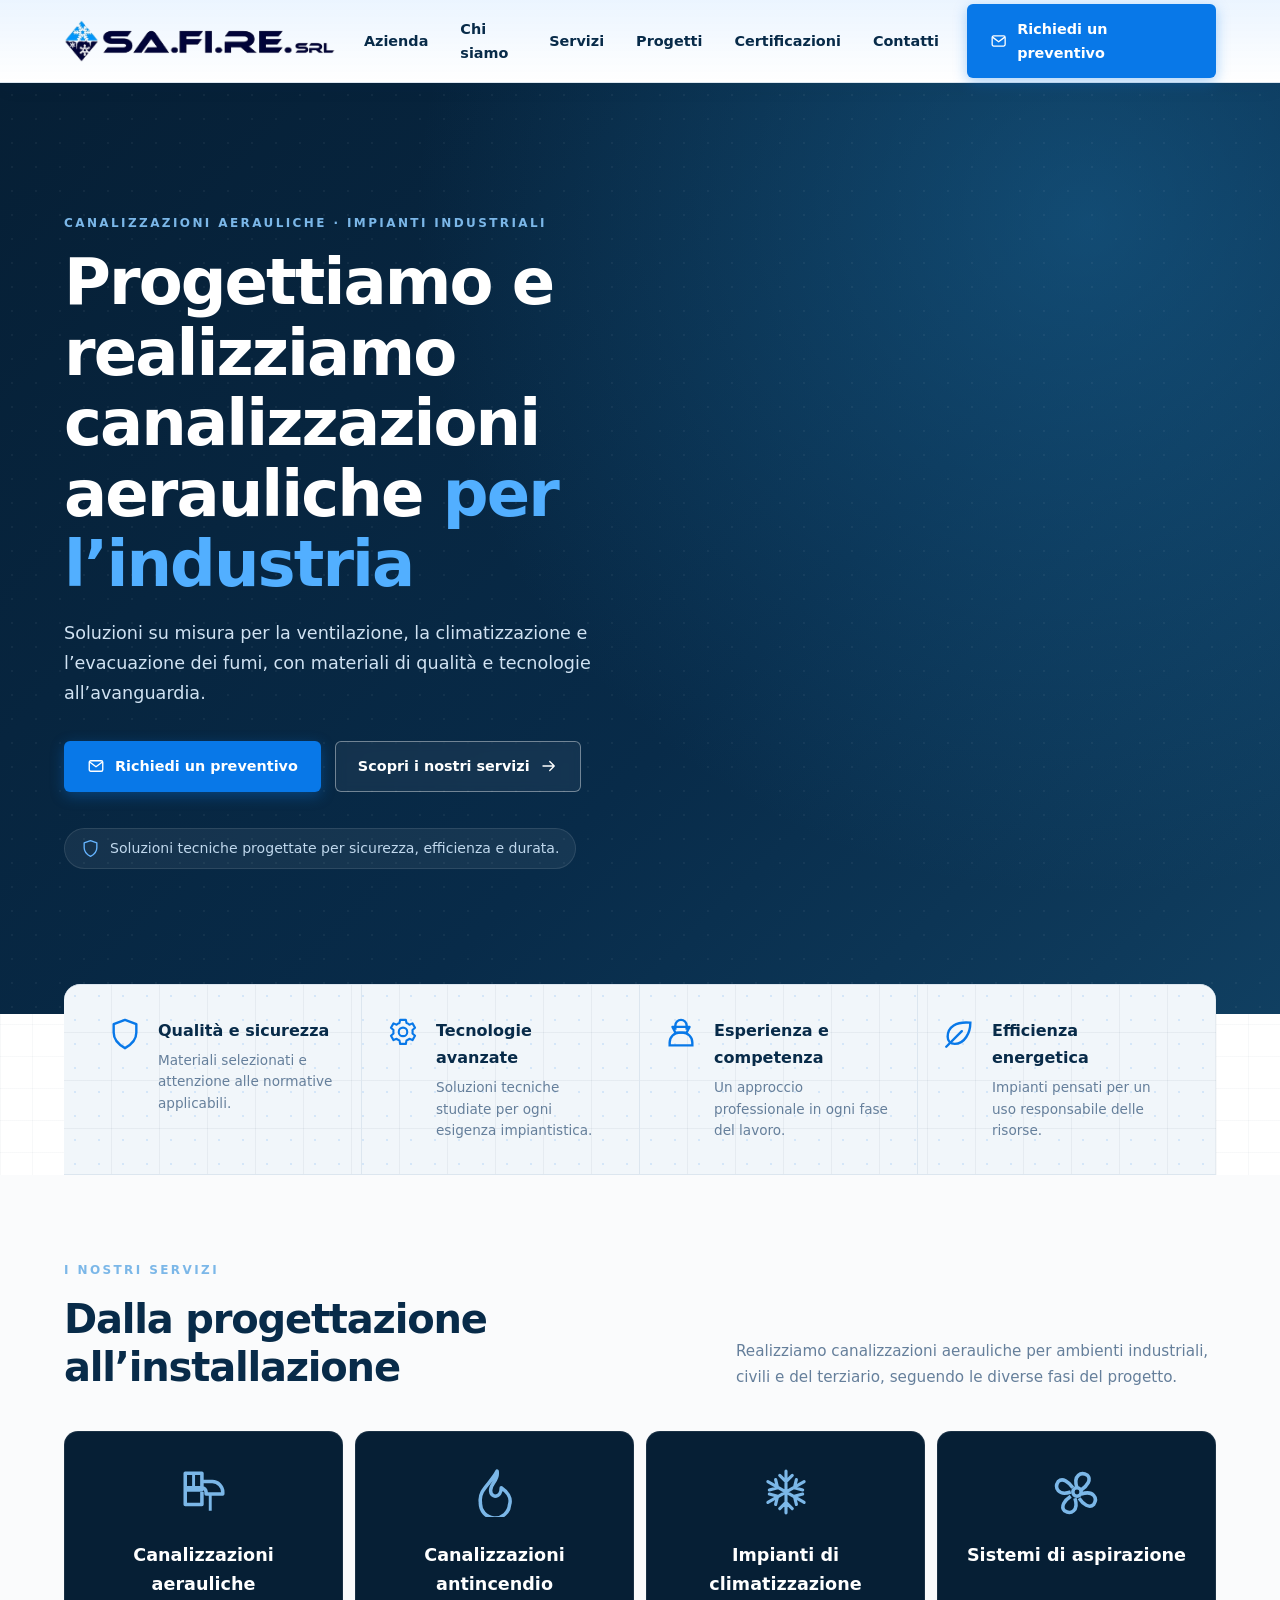
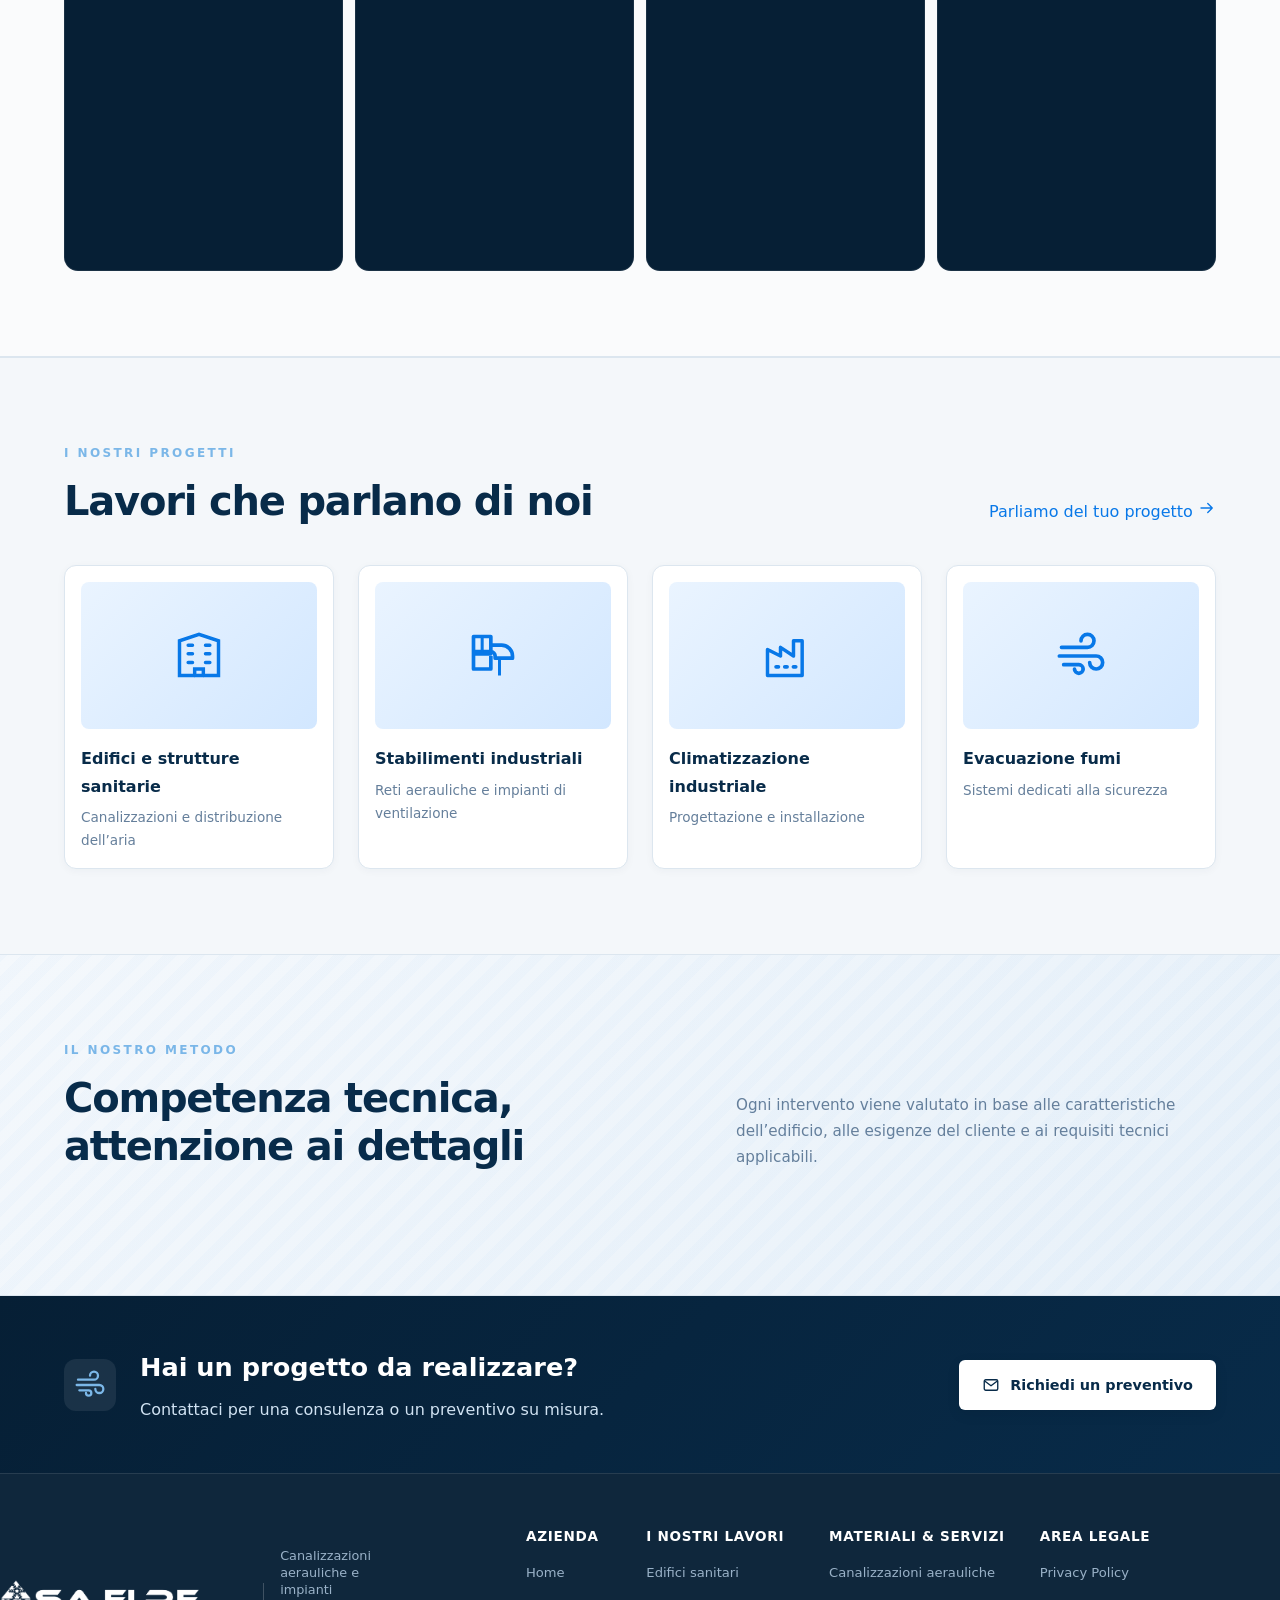
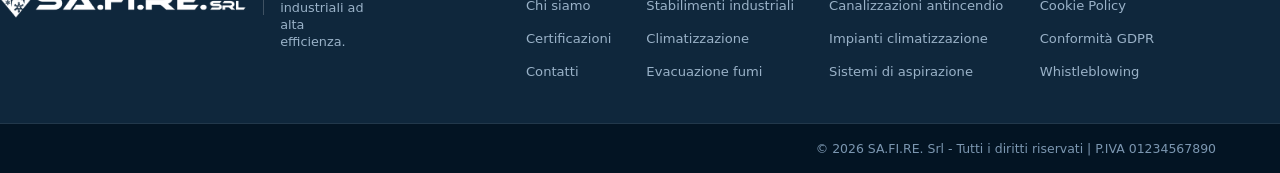
<file: index.html>
<!doctype html>
<html lang="it">
  <head>
    <meta charset="UTF-8" />
    <meta name="viewport" content="width=device-width, initial-scale=1.0" />
    <meta
      name="description"
      content="SA.FI.RE. Srl progetta e realizza canalizzazioni aerauliche, impianti di ventilazione, climatizzazione ed evacuazione fumi per l'industria."
    />
    <title>SA.FI.RE. Srl | Canalizzazioni aerauliche</title>
    <link rel="stylesheet" href="style.css" />
  </head>
  <body>
    <a class="skip-link" href="#contenuto">Vai al contenuto principale</a>
    <div class="nav-overlay" id="nav-overlay" aria-hidden="true"></div>

    <!-- Simboli SVG Inline -->
    <svg
      aria-hidden="true"
      xmlns="http://www.w3.org/2000/svg"
      style="position: absolute; width: 0; height: 0; overflow: hidden"
    >
      <symbol id="i-logo" viewBox="0 0 48 48">
        <path
          d="M4 17 19 3h17L22 17H4Zm8 14 15-14h17L29 31H12Zm-8 0h12L5 42h-1l8-11Zm22-14h10L23 30H13l13-13Z"
          fill="currentColor"
        />
        <path
          d="m17 31-7 7h10l7-7"
          fill="none"
          stroke="currentColor"
          stroke-width="2.5"
        />
      </symbol>
      <symbol id="i-mail" viewBox="0 0 24 24">
        <rect
          x="3"
          y="5"
          width="18"
          height="14"
          rx="2"
          fill="none"
          stroke="currentColor"
          stroke-width="1.8"
        />
        <path
          d="m4 7 8 6 8-6"
          fill="none"
          stroke="currentColor"
          stroke-width="1.8"
          stroke-linecap="round"
          stroke-linejoin="round"
        />
      </symbol>
      <symbol id="i-arrow" viewBox="0 0 24 24">
        <path
          d="M4 12h15m-6-6 6 6-6 6"
          fill="none"
          stroke="currentColor"
          stroke-width="1.8"
          stroke-linecap="round"
          stroke-linejoin="round"
        />
      </symbol>
      <symbol id="i-shield" viewBox="0 0 24 24">
        <path
          d="M12 2 20 5v6c0 5-3.4 8.5-8 11-4.6-2.5-8-6-8-11V5l8-3Z"
          fill="none"
          stroke="currentColor"
          stroke-width="1.7"
          stroke-linejoin="round"
        />
      </symbol>
      <symbol id="i-gear" viewBox="0 0 24 24">
        <path
          d="m10 2-.5 2.3a8 8 0 0 0-2 1.1L5.3 4.5 3.5 7.6l1.8 1.6a8 8 0 0 0 0 2.4l-1.8 1.6 1.8 3.1 2.2-.9a8 8 0 0 0 2 1.1L10 19h4l.5-2.5a8 8 0 0 0 2-1.1l2.2.9 1.8-3.1-1.8-1.6a8 8 0 0 0 0-2.4l1.8-1.6-1.8-3.1-2.2.9a8 8 0 0 0-2-1.1L14 2h-4Z"
          fill="none"
          stroke="currentColor"
          stroke-width="1.5"
          stroke-linejoin="round"
        />
        <circle
          cx="12"
          cy="10.5"
          r="3"
          fill="none"
          stroke="currentColor"
          stroke-width="1.5"
        />
      </symbol>
      <symbol id="i-worker" viewBox="0 0 24 24">
        <path
          d="M4 20v-2a7 7 0 0 1 7-7h2a7 7 0 0 1 7 7v2H4Z"
          fill="none"
          stroke="currentColor"
          stroke-width="1.7"
        />
        <path
          d="M8 9V6a4 4 0 0 1 8 0v3M6 7h12l-2 4H8L6 7Z"
          fill="none"
          stroke="currentColor"
          stroke-width="1.7"
          stroke-linejoin="round"
        />
      </symbol>
      <symbol id="i-leaf" viewBox="0 0 24 24">
        <path
          d="M20 4C10 3 4 7 4 14c0 3 2 5 5 5 7 0 11-8 11-15Z"
          fill="none"
          stroke="currentColor"
          stroke-width="1.7"
        />
        <path
          d="M3 21 14 10"
          fill="none"
          stroke="currentColor"
          stroke-width="1.7"
          stroke-linecap="round"
        />
      </symbol>
      <symbol id="i-duct" viewBox="0 0 24 24">
        <path
          d="M3 3h8v8H3zM11 7h5a5 5 0 0 1 5 5v1h-8v-1a2 2 0 0 0-2-2H3v8h8v-6"
          fill="none"
          stroke="currentColor"
          stroke-width="1.7"
          stroke-linejoin="round"
        />
        <path
          d="M7 3v8m8 2v8"
          fill="none"
          stroke="currentColor"
          stroke-width="1.4"
        />
      </symbol>
      <symbol id="i-flame" viewBox="0 0 24 24">
        <path
          d="M13 2c1 5-4 6-3 10 0 1 1 2 2 2 2 0 3-2 3-4 3 2 5 5 4 8a7 7 0 0 1-14-1C4 11 10 8 13 2Z"
          fill="none"
          stroke="currentColor"
          stroke-width="1.7"
          stroke-linejoin="round"
        />
      </symbol>
      <symbol id="i-snow" viewBox="0 0 24 24">
        <path
          d="M12 2v20M3.3 7l17.4 10M3.3 17 20.7 7M9 4l3 3 3-3M9 20l3-3 3 3M4 11l4-1-1-4M20 13l-4 1 1 4M4 13l4 1-1 4M20 11l-4-1 1-4"
          fill="none"
          stroke="currentColor"
          stroke-width="1.5"
          stroke-linecap="round"
          stroke-linejoin="round"
        />
      </symbol>
      <symbol id="i-fan" viewBox="0 0 24 24">
        <circle
          cx="12"
          cy="12"
          r="2"
          fill="none"
          stroke="currentColor"
          stroke-width="1.7"
        />
        <path
          d="M12 10c-2-6 2-8 5-6 2 2 0 5-3 7m0 2c6-2 8 2 6 5-2 2-5 0-7-3m-2 0c2 6-2 8-5 6-2-2 0-5 3-7m0-2C3 14 1 10 3 7c2-2 5 0 7 3"
          fill="none"
          stroke="currentColor"
          stroke-width="1.7"
          stroke-linejoin="round"
        />
      </symbol>
      <symbol id="i-building" viewBox="0 0 24 24">
        <path
          d="M3 21V5l9-3 9 3v16H3Z"
          fill="none"
          stroke="currentColor"
          stroke-width="1.6"
        />
        <path
          d="M7 7h2m6 0h2M7 11h2m6 0h2M7 15h2m6 0h2M10 21v-3h4v3"
          fill="none"
          stroke="currentColor"
          stroke-width="1.6"
          stroke-linecap="round"
        />
      </symbol>
      <symbol id="i-factory" viewBox="0 0 24 24">
        <path
          d="M3 21V9l6 3V8l6 4V5h4v16H3Z"
          fill="none"
          stroke="currentColor"
          stroke-width="1.6"
          stroke-linejoin="round"
        />
        <path
          d="M7 17h1m3 0h1m3 0h1"
          stroke="currentColor"
          stroke-width="1.8"
          stroke-linecap="round"
        />
      </symbol>
      <symbol id="i-air" viewBox="0 0 24 24">
        <path
          d="M3 8h12a3 3 0 1 0-3-3M2 12h17a3 3 0 1 1-3 3M4 16h7a2 2 0 1 1-2 2"
          fill="none"
          stroke="currentColor"
          stroke-width="1.7"
          stroke-linecap="round"
        />
      </symbol>
    </svg>

    <header class="site-header">
      <div class="container header-inner">
        <a
          class="brand"
          href="#inizio"
          aria-label="SA.FI.RE. Srl, pagina iniziale"
        >
          <img
            src="images/IMG-20261016-WA0001-removebg-preview.png"
            alt="safiresrl"
          />
        </a>
        <button
          class="menu-toggle"
          type="button"
          aria-expanded="false"
          aria-controls="menu-principale"
          aria-label="Apri il menu"
        >
          <svg width="24" height="24" viewBox="0 0 24 24" aria-hidden="true">
            <path
              d="M3 6h18M3 12h18M3 18h18"
              stroke="currentColor"
              stroke-width="2"
              stroke-linecap="round"
            />
          </svg>
        </button>
        <nav
          class="main-nav"
          id="menu-principale"
          aria-label="Navigazione principale"
        >
          <a href="#inizio">Azienda</a><a href="#azienda">Chi siamo</a
          ><a href="#servizi">Servizi</a><a href="#progetti">Progetti</a
          ><a href="#certificazioni">Certificazioni</a
          ><a href="#contatti">Contatti</a>
        </nav>
        <a class="button button-primary header-cta" href="#contatti"
          ><svg width="18" height="18" aria-hidden="true">
            <use href="#i-mail"></use>
          </svg>
          Richiedi un preventivo</a
        >
      </div>
    </header>

    <main id="contenuto">
      <section class="hero" id="inizio" aria-labelledby="hero-title">
        <div class="container hero-inner">
          <p class="eyebrow">
            Canalizzazioni aerauliche · Impianti industriali
          </p>
          <h1 id="hero-title">
            Progettiamo e realizziamo canalizzazioni aerauliche
            <span>per l’industria</span>
          </h1>
          <p class="hero-copy">
            Soluzioni su misura per la ventilazione, la climatizzazione e
            l’evacuazione dei fumi, con materiali di qualità e tecnologie
            all’avanguardia.
          </p>
          <div class="hero-actions">
            <a class="button button-primary" href="#contatti"
              ><svg width="18" height="18" aria-hidden="true">
                <use href="#i-mail"></use>
              </svg>
              Richiedi un preventivo</a
            >
            <a class="button button-outline" href="#servizi"
              >Scopri i nostri servizi
              <svg width="18" height="18" aria-hidden="true">
                <use href="#i-arrow"></use></svg
            ></a>
          </div>
          <p class="hero-note">
            <svg width="19" height="19" aria-hidden="true">
              <use href="#i-shield"></use>
            </svg>
            Soluzioni tecniche progettate per sicurezza, efficienza e durata.
          </p>
        </div>
      </section>

      <!-- Sezione Punti di forza con pattern tecnico CAD -->
      <section
        class="benefits cad-pattern"
        id="azienda"
        aria-label="I nostri punti di forza"
      >
        <div class="container benefit-grid">
          <article class="benefit">
            <svg class="icon" aria-hidden="true">
              <use href="#i-shield"></use>
            </svg>
            <div>
              <h3>Qualità e sicurezza</h3>
              <p>
                Materiali selezionati e attenzione alle normative applicabili.
              </p>
            </div>
          </article>
          <article class="benefit">
            <svg class="icon" aria-hidden="true">
              <use href="#i-gear"></use>
            </svg>
            <div>
              <h3>Tecnologie avanzate</h3>
              <p>
                Soluzioni tecniche studiate per ogni esigenza impiantistica.
              </p>
            </div>
          </article>
          <article class="benefit">
            <svg class="icon" aria-hidden="true">
              <use href="#i-worker"></use>
            </svg>
            <div>
              <h3>Esperienza e competenza</h3>
              <p>Un approccio professionale in ogni fase del lavoro.</p>
            </div>
          </article>
          <article class="benefit">
            <svg class="icon" aria-hidden="true">
              <use href="#i-leaf"></use>
            </svg>
            <div>
              <h3>Efficienza energetica</h3>
              <p>Impianti pensati per un uso responsabile delle risorse.</p>
            </div>
          </article>
        </div>
      </section>

      <section
        class="content-section"
        id="servizi"
        aria-labelledby="services-title"
      >
        <div class="container">
          <div class="section-heading">
            <div>
              <p class="eyebrow">I nostri servizi</p>
              <h2 id="services-title">Dalla progettazione all’installazione</h2>
            </div>
            <p class="section-intro">
              Realizziamo canalizzazioni aerauliche per ambienti industriali,
              civili e del terziario, seguendo le diverse fasi del progetto.
            </p>
          </div>

          <!-- Accordion Cards con spaziatura e animazione lenta -->
          <div class="accordion-grid">
            <article class="accordion-card">
              <div class="card-bg"></div>
              <div class="card-content">
                <svg class="icon" aria-hidden="true">
                  <use href="#i-duct"></use>
                </svg>
                <h3>Canalizzazioni aerauliche</h3>
                <p class="card-full-text">
                  Reti di distribuzione dell'aria in lamiera zincata e acciaio
                  inox. Soluzioni su misura progettate per ottimizzare i flussi
                  e garantire efficienza energetica negli impianti industriali.
                </p>
              </div>
            </article>

            <article class="accordion-card">
              <div class="card-bg"></div>
              <div class="card-content">
                <svg class="icon" aria-hidden="true">
                  <use href="#i-flame"></use>
                </svg>
                <h3>Canalizzazioni antincendio</h3>
                <p class="card-full-text">
                  Sistemi e condotte certificate per l’evacuazione fumi e
                  calore. Massima sicurezza, resistenza alle elevate temperature
                  e piena conformità alle norme di prevenzione.
                </p>
              </div>
            </article>

            <article class="accordion-card">
              <div class="card-bg"></div>
              <div class="card-content">
                <svg class="icon" aria-hidden="true">
                  <use href="#i-snow"></use>
                </svg>
                <h3>Impianti di climatizzazione</h3>
                <p class="card-full-text">
                  Distribuzione dell’aria per grandi ambienti industriali,
                  commerciali e direzionali. Comfort termo-igrometrico ottimale
                  e gestione responsabile dei consumi.
                </p>
              </div>
            </article>

            <article class="accordion-card">
              <div class="card-bg"></div>
              <div class="card-content">
                <svg class="icon" aria-hidden="true">
                  <use href="#i-fan"></use>
                </svg>
                <h3>Sistemi di aspirazione</h3>
                <p class="card-full-text">
                  Soluzioni avanzate di filtrazione ed estrazione per polveri,
                  fumi e inquinanti da lavorazione, pensate per proteggere la
                  salute nei luoghi di lavoro.
                </p>
              </div>
            </article>
          </div>
        </div>
      </section>

      <section
        class="content-section projects"
        id="progetti"
        aria-labelledby="projects-title"
      >
        <div class="container">
          <div class="section-heading">
            <div>
              <p class="eyebrow">I nostri progetti</p>
              <h2 id="projects-title">Lavori che parlano di noi</h2>
            </div>
            <a class="text-link" href="#contatti"
              >Parliamo del tuo progetto
              <svg width="18" height="18" aria-hidden="true">
                <use href="#i-arrow"></use></svg
            ></a>
          </div>
          <div class="project-grid">
            <article class="project-card">
              <div class="project-visual" aria-hidden="true">
                <svg><use href="#i-building"></use></svg>
              </div>
              <h3>Edifici e strutture sanitarie</h3>
              <p>Canalizzazioni e distribuzione dell’aria</p>
            </article>
            <article class="project-card">
              <div class="project-visual" aria-hidden="true">
                <svg><use href="#i-duct"></use></svg>
              </div>
              <h3>Stabilimenti industriali</h3>
              <p>Reti aerauliche e impianti di ventilazione</p>
            </article>
            <article class="project-card">
              <div class="project-visual" aria-hidden="true">
                <svg><use href="#i-factory"></use></svg>
              </div>
              <h3>Climatizzazione industriale</h3>
              <p>Progettazione e installazione</p>
            </article>
            <article class="project-card">
              <div class="project-visual" aria-hidden="true">
                <svg><use href="#i-air"></use></svg>
              </div>
              <h3>Evacuazione fumi</h3>
              <p>Sistemi dedicati alla sicurezza</p>
            </article>
          </div>
        </div>
      </section>

      <section
        class="content-section"
        id="certificazioni"
        aria-labelledby="cert-title"
      >
        <div class="container section-heading">
          <div>
            <p class="eyebrow">Il nostro metodo</p>
            <h2 id="cert-title">Competenza tecnica, attenzione ai dettagli</h2>
          </div>
          <p class="section-intro">
            Ogni intervento viene valutato in base alle caratteristiche
            dell’edificio, alle esigenze del cliente e ai requisiti tecnici
            applicabili.
          </p>
        </div>
      </section>

      <section class="cta-band" id="contatti" aria-labelledby="cta-title">
        <div class="container cta-inner">
          <div class="cta-copy">
            <svg class="icon" aria-hidden="true"><use href="#i-air"></use></svg>
            <div>
              <h2 id="cta-title">Hai un progetto da realizzare?</h2>
              <p>Contattaci per una consulenza o un preventivo su misura.</p>
            </div>
          </div>
          <a class="button button-light" href="mailto:info@safiresrl.com"
            ><svg width="18" height="18" aria-hidden="true">
              <use href="#i-mail"></use>
            </svg>
            Richiedi un preventivo</a
          >
        </div>
      </section>
    </main>

    <!-- FOOTER PRINCIPALE E SUB-FOOTER -->
    <footer class="site-footer">
      <!-- Footer Principale -->
      <div class="footer-main-container">
        <div class="container footer-main-inner">
          <!-- Brand / Logo + Tagline affiancata -->
          <div class="footer-brand-col">
            <a
              class="brand"
              href="#inizio"
              aria-label="SA.FI.RE. Srl, pagina iniziale"
            >
              <img
                src="images/IMG-20261016-WA0001-removebg-preview.png"
                alt="safiresrl"
              />
            </a>
            <span class="footer-brand-divider" aria-hidden="true"></span>
            <p class="footer-tagline">
              Canalizzazioni aerauliche e impianti industriali ad alta
              efficienza.
            </p>
          </div>

          <!-- Navigazione a liste collocate al centro -->
          <nav
            class="footer-nav-lists"
            aria-label="Navigazione dettagliata footer"
          >
            <!-- Lista 1: Azienda -->
            <div class="footer-list-col">
              <h4>Azienda</h4>
              <ul>
                <li><a href="#inizio">Home</a></li>
                <li><a href="#azienda">Chi siamo</a></li>
                <li><a href="#certificazioni">Certificazioni</a></li>
                <li><a href="#contatti">Contatti</a></li>
              </ul>
            </div>

            <!-- Lista 2: I nostri lavori -->
            <div class="footer-list-col">
              <h4>I nostri lavori</h4>
              <ul>
                <li><a href="#progetti">Edifici sanitari</a></li>
                <li><a href="#progetti">Stabilimenti industriali</a></li>
                <li><a href="#progetti">Climatizzazione</a></li>
                <li><a href="#progetti">Evacuazione fumi</a></li>
              </ul>
            </div>

            <!-- Lista 3: Materiali & Servizi -->
            <div class="footer-list-col">
              <h4>Materiali &amp; Servizi</h4>
              <ul>
                <li><a href="#servizi">Canalizzazioni aerauliche</a></li>
                <li><a href="#servizi">Canalizzazioni antincendio</a></li>
                <li><a href="#servizi">Impianti climatizzazione</a></li>
                <li><a href="#servizi">Sistemi di aspirazione</a></li>
              </ul>
            </div>

            <!-- Lista 4: Area Legale -->
            <div class="footer-list-col">
              <h4>Area Legale</h4>
              <ul>
                <li><a href="#privacy">Privacy Policy</a></li>
                <li><a href="#cookie">Cookie Policy</a></li>
                <li><a href="#gdpr">Conformità GDPR</a></li>
                <li><a href="#whistleblowing">Whistleblowing</a></li>
              </ul>
            </div>
          </nav>
        </div>
      </div>

      <!-- Sotto-footer con testo allineato a destra -->
      <div class="footer-bottom-bar">
        <div class="container footer-bottom-inner">
          <p>
            &copy; <span id="anno">2026</span> SA.FI.RE. Srl - Tutti i diritti
            riservati | P.IVA 01234567890
          </p>
        </div>
      </div>
    </footer>

    <script>
      const menuButton = document.querySelector(".menu-toggle");
      const menu = document.querySelector("#menu-principale");
      const overlay = document.querySelector("#nav-overlay");

      function toggleMenu() {
        const isOpen = menuButton.getAttribute("aria-expanded") === "true";
        menuButton.setAttribute("aria-expanded", String(!isOpen));
        menuButton.setAttribute(
          "aria-label",
          isOpen ? "Apri il menu" : "Chiudi il menu"
        );
        menu.classList.toggle("is-open", !isOpen);
        if (overlay) overlay.classList.toggle("is-open", !isOpen);
      }

      menuButton.addEventListener("click", toggleMenu);
      if (overlay) overlay.addEventListener("click", toggleMenu);

      menu.querySelectorAll("a").forEach((link) => {
        link.addEventListener("click", () => {
          menu.classList.remove("is-open");
          if (overlay) overlay.classList.remove("is-open");
          menuButton.setAttribute("aria-expanded", "false");
          menuButton.setAttribute("aria-label", "Apri il menu");
        });
      });

      document.querySelector("#anno").textContent = new Date().getFullYear();
    </script>
  </body>
</html>
</file>
<file: style.css>
/* ==========================================================================
   1. VARIABLES & RESET
   ========================================================================== */
:root {
  --navy: #082b49;
  --navy-dark: #061f35;
  --blue: #0878e8;
  --blue-light: #eaf4ff;
  --text: #163653;
  --muted: #657f9b;
  --line: #dce6ef;
  --surface: #f4f7fa;
  --white: #ffffff;
  --max-width: 1152px;
  --shadow-sm: 0 2px 8px rgba(8, 43, 73, 0.04);
  --shadow-md: 0 10px 30px -5px rgba(8, 43, 73, 0.08);
  --shadow-lg: 0 20px 40px -10px rgba(8, 43, 73, 0.15);
  --transition: all 0.3s cubic-bezier(0.4, 0, 0.2, 1);
}

* {
  box-sizing: border-box;
}

html {
  scroll-behavior: smooth;
}

body {
  margin: 0;
  color: var(--text);
  background-color: var(--white);
  background-image:
    linear-gradient(rgba(8, 43, 73, 0.03) 1px, transparent 1px),
    linear-gradient(90deg, rgba(8, 43, 73, 0.03) 1px, transparent 1px);
  background-size: 32px 32px;
  font-family:
    Inter,
    system-ui,
    -apple-system,
    "Segoe UI",
    Arial,
    sans-serif;
  line-height: 1.7;
}

a {
  color: var(--blue);
  text-decoration: none;
  transition: var(--transition);
}

a:focus-visible,
button:focus-visible {
  outline: 3px solid #ffbf47;
  outline-offset: 4px;
}

.container {
  width: min(var(--max-width), calc(100% - 40px));
  margin-inline: auto;
}

.skip-link {
  position: absolute;
  top: -100px;
  left: 16px;
  z-index: 2000;
  padding: 10px 16px;
  color: white;
  background: var(--navy);
  border-radius: 4px;
}

.skip-link:focus {
  top: 12px;
}

/* Overlay sfocato per Menu Drawer Mobile */
.nav-overlay {
  position: fixed;
  inset: 0;
  background: rgba(6, 31, 53, 0.5);
  backdrop-filter: blur;
  z-index: 1040;
  opacity: 0;
  pointer-events: none;
  transition: opacity 0.3s ease;
}

.nav-overlay.is-open {
  opacity: 1;
  pointer-events: auto;
}

/* ==========================================================================
   2. SITE HEADER & MODERN NAVBAR
   ========================================================================== */
.site-header {
  position: sticky !important;
  top: 0 !important;
  z-index: 1000 !important;
  width: 100%;
  background: linear-gradient(
    to bottom,
    rgba(234, 244, 255, 0.95) 0%,
    rgba(255, 255, 255, 0.9) 100%
  ) !important;
  backdrop-filter: blur(12px);
  -webkit-backdrop-filter: blur(12px);
  border-bottom: 1px solid var(--line);
  box-shadow: 0 4px 20px rgba(8, 43, 73, 0.05);
}

.header-inner {
  min-height: 82px;
  display: flex;
  align-items: center;
  justify-content: space-between;
  gap: 28px;
}

.brand {
  display: inline-flex;
  align-items: center;
  gap: 12px;
  flex-shrink: 0;
}

.brand img {
  height: 44px;
  width: auto;
  object-fit: contain;
  display: block;
}

.main-nav {
  display: flex;
  align-items: center;
  gap: clamp(16px, 2.5vw, 32px);
}

.main-nav a {
  font-size: 0.9rem;
  font-weight: 600;
  color: var(--navy);
  position: relative;
  padding: 4px 0;
}

.main-nav a::after {
  content: "";
  position: re;
  bottom: 0;
  left: 0;
  width: 0;
  height: 2px;
  background: var(--blue);
  transition: var(--transition);
  border-radius: 2px;
}

.main-nav a:hover {
  color: var(--blue);
}

.main-nav a:hover::after {
  width: 100%;
}

.menu-toggle {
  display: none;
  border: 1px solid var(--line);
  background: white;
  color: var(--navy);
  border-radius: 8px;
  padding: 10px;
  cursor: pointer;
  transition: var(--transition);
}

.menu-toggle:hover {
  background: var(--surface);
}

/* ==========================================================================
   3. BUTTONS
   ========================================================================== */
.button {
  display: inline-flex;
  align-items: center;
  justify-content: center;
  gap: 10px;
  min-height: 46px;
  padding: 12px 22px;
  border: 1px solid transparent;
  border-radius: 6px;
  font: inherit;
  font-weight: 700;
  font-size: 0.9rem;
  cursor: pointer;
  transition: var(--transition);
  text-decoration: none;
}

.button:hover {
  transform: translateY(-2px);
}

.button-primary {
  color: white;
  background: var(--blue);
  box-shadow: 0 4px 14px rgba(8, 120, 232, 0.35);
}

.button-primary:hover {
  background: #0665c5;
  box-shadow: 0 6px 20px rgba(8, 120, 232, 0.45);
}

.button-outline {
  color: white;
  border-color: rgba(255, 255, 255, 0.4);
  background: rgba(255, 255, 255, 0.05);
  backdrop-filter: blur(5px);
}

.button-outline:hover {
  background: rgba(255, 255, 255, 0.15);
  border-color: rgba(255, 255, 255, 0.8);
}

.button-light {
  color: var(--navy);
  background: white;
  box-shadow: 0 4px 14px rgba(0, 0, 0, 0.08);
}

.button-light:hover {
  background: var(--surface);
}

/* ==========================================================================
   4. HERO SECTION
   ========================================================================== */
.hero {
  position: relative;
  overflow: hidden;
  color: white;
  background:
    radial-gradient(
      circle at 85% 15%,
      rgba(31, 116, 169, 0.45),
      transparent 50%
    ),
    linear-gradient(135deg, var(--navy-dark) 0%, var(--navy) 60%, #103f61 100%);
  padding-block: clamp(80px, 12vw, 130px);
}

.hero::before {
  content: "";
  position: absolute;
  inset: 0;
  pointer-events: none;
  opacity: 0.15;
  background-image: radial-gradient(
    rgba(255, 255, 255, 0.3) 1px,
    transparent 1px
  );
  background-size: 24px 24px;
}

.hero-inner {
  position: relative;
  z-index: 1;
}

.eyebrow {
  margin: 0 0 14px;
  color: #7bb7e8;
  font-size: 0.75rem;
  font-weight: 800;
  letter-spacing: 0.2em;
  text-transform: uppercase;
}

h1,
h2,
h3,
p {
  margin-top: 0;
}

h1 {
  max-width: 720px;
  margin-bottom: 20px;
  font-size: clamp(2.3rem, 5vw, 4.2rem);
  line-height: 1.1;
  letter-spacing: -0.03em;
  font-weight: 800;
}

h1 span {
  color: #52afff;
}

.hero-copy {
  max-width: 580px;
  margin-bottom: 32px;
  color: #d0e2f2;
  font-size: 1.1rem;
}

.hero-actions {
  display: flex;
  flex-wrap: wrap;
  gap: 14px;
}

.hero-note {
  display: inline-flex;
  align-items: center;
  gap: 10px;
  margin-top: 36px;
  color: #c0d8ed;
  font-size: 0.88rem;
  padding: 8px 16px;
  background: rgba(255, 255, 255, 0.06);
  border-radius: 30px;
  border: 1px solid rgba(255, 255, 255, 0.1);
}

.hero-note svg {
  color: #65b4ff;
}

/* ==========================================================================
   5. BENEFITS GRID & PATTERN CAD
   ========================================================================== */
.benefits {
  background: var(--surface);
  border-top: 1px solid var(--line);
  border-bottom: 1px solid var(--line);
  position: relative;
  z-index: 2;
  margin-top: -30px;
  border-radius: 16px 16px 0 0;
  max-width: var(--max-width);
  margin-inline: auto;
}

.cad-pattern {
  background-color: #f1f6fa !important;
  background-image:
    radial-gradient(rgba(8, 120, 232, 0.12) 1px, transparent 1px),
    linear-gradient(rgba(8, 43, 73, 0.05) 1px, transparent 1px),
    linear-gradient(90deg, rgba(8, 43, 73, 0.05) 1px, transparent 1px) !important;
  background-size:
    24px 24px,
    48px 48px,
    48px 48px !important;
  background-position: -1px -1px;
}

.benefit-grid {
  display: grid;
  grid-template-columns: repeat(4, 1fr);
}

.benefit {
  display: flex;
  align-items: flex-start;
  gap: 16px;
  padding: 32px 24px;
  border-right: 1px solid var(--line);
  transition: var(--transition);
}

.benefit:hover {
  background: rgba(255, 255, 255, 0.6);
}

.benefit:last-child {
  border-right: 0;
}

.icon {
  width: 34px;
  height: 34px;
  flex: 0 0 auto;
  color: var(--blue);
}

.benefit h3 {
  margin-bottom: 6px;
  font-size: 1rem;
  color: var(--navy);
  font-weight: 700;
}

.benefit p {
  margin-bottom: 0;
  color: var(--muted);
  font-size: 0.85rem;
  line-height: 1.6;
}

/* ==========================================================================
   6. ACCORDION CARDS & SERVIZI
   ========================================================================== */
section.content-section {
  padding-block: 85px;
}

section.content-section#servizi {
  background-color: #fafbfc;
  border-bottom: 1px solid var(--line);
}

.section-heading {
  display: flex;
  align-items: flex-end;
  justify-content: space-between;
  gap: 24px;
  margin-bottom: 40px;
}

.section-heading h2 {
  margin-bottom: 0;
  color: var(--navy);
  font-size: clamp(1.8rem, 3.2vw, 2.5rem);
  line-height: 1.2;
  letter-spacing: -0.03em;
  font-weight: 800;
}

.section-intro {
  max-width: 480px;
  margin: 0;
  color: var(--muted);
  font-size: 0.95rem;
}

.accordion-grid {
  display: flex;
  gap: 12px;
  width: 100%;
  height: 440px;
}

.accordion-card {
  position: relative;
  flex: 1;
  display: flex;
  flex-direction: column;
  justify-content: flex-start;
  align-items: center;
  text-align: center;
  padding: 35px 20px;
  background: var(--navy-dark);
  color: var(--white);
  border-radius: 14px;
  border: 1px solid rgba(255, 255, 255, 0.08);
  cursor: pointer;
  overflow: hidden;
  transition:
    flex 1.2s cubic-bezier(0.25, 1, 0.25, 1),
    background 0.8s ease,
    padding 0.8s ease,
    box-shadow 0.8s ease;
}

.accordion-card .card-bg {
  position: absolute;
  inset: 0;
  background-size: cover;
  background-position: center;
  z-index: 1;
  opacity: 0.4;
  transition: opacity 0.8s ease;
}

.accordion-card:hover .card-bg {
  opacity: 0.7;
}

.accordion-card .card-content {
  position: relative;
  z-index: 2;
  display: flex;
  flex-direction: column;
  align-items: center;
  justify-content: flex-start;
  gap: 16px;
  width: 100%;
  max-width: 420px;
  height: 100%;
}

.accordion-card .icon {
  width: 50px;
  height: 50px;
  color: #7bb7e8;
  margin-bottom: 8px;
  flex-shrink: 0;
  transition:
    transform 1.2s cubic-bezier(0.25, 1, 0.25, 1),
    color 0.6s ease;
}

.accordion-card h3 {
  font-size: 1.1rem;
  font-weight: 700;
  color: var(--white);
  margin: 0;
  transition:
    color 0.6s ease,
    font-size 1.2s cubic-bezier(0.25, 1, 0.25, 1);
}

.accordion-card .card-full-text {
  font-size: 0;
  opacity: 0;
  visibility: hidden;
  max-height: 0;
  margin: 0;
  transition: all 0.6s ease;
}

.accordion-grid:hover .accordion-card {
  flex: 0.7;
}

.accordion-grid .accordion-card:hover {
  flex: 3.4 !important;
  background: var(--navy);
  padding: 40px 40px;
  box-shadow: 0 20px 40px rgba(8, 43, 73, 0.25);
  border-color: rgba(8, 120, 232, 0.4);
}

.accordion-card:hover .icon {
  color: #39a0ff;
  transform: scale(1.35);
}

.accordion-card:hover h3 {
  font-size: 1.55rem;
  color: #ffffff;
  text-shadow: 0 2px 10px rgba(0, 0, 0, 0.5);
}

.accordion-card:hover .card-full-text {
  font-size: 1.05rem;
  color: #ffffff;
  opacity: 1;
  visibility: visible;
  max-height: 300px;
  margin-top: 12px;
  line-height: 1.7;
  font-weight: 500;
  text-shadow: 0 1px 6px rgba(0, 0, 0, 0.6);
  transition:
    opacity 0.7s ease 0.15s,
    transform 1.2s cubic-bezier(0.25, 1, 0.25, 1) 0.15s,
    font-size 1.2s cubic-bezier(0.25, 1, 0.25, 1);
}

/* ==========================================================================
   7. PROGETTI & METODO
   ========================================================================== */
.projects {
  background: var(--surface);
  border-top: 1px solid var(--line);
  border-bottom: 1px solid var(--line);
}

.project-grid {
  display: grid;
  grid-template-columns: repeat(4, 1fr);
  gap: 24px;
}

.project-card {
  background: var(--white);
  border: 1px solid var(--line);
  border-radius: 12px;
  overflow: hidden;
  box-shadow: var(--shadow-sm);
  transition: var(--transition);
  padding: 16px;
}

.project-card:hover {
  transform: translateY(-5px);
  box-shadow: var(--shadow-md);
}

.project-visual {
  display: grid;
  place-items: center;
  aspect-ratio: 1.6;
  margin-bottom: 16px;
  color: var(--blue);
  background: linear-gradient(135deg, var(--blue-light), #d2e7ff);
  border-radius: 8px;
  transition: var(--transition);
}

.project-card:hover .project-visual {
  background: linear-gradient(135deg, #c7e2ff, #a5d2ff);
}

.project-visual svg {
  width: 52px;
  height: 52px;
}

.project-card h3 {
  margin-bottom: 6px;
  color: var(--navy);
  font-size: 1rem;
  font-weight: 700;
}

.project-card p {
  margin-bottom: 0;
  color: var(--muted);
  font-size: 0.85rem;
}

section.content-section#certificazioni {
  position: relative;
  background: linear-gradient(135deg, #f4f8fc 0%, #e8f1f9 100%);
  border-bottom: 1px solid var(--line);
  overflow: hidden;
}

section.content-section#certificazioni::before {
  content: "";
  position: absolute;
  inset: 0;
  background-image: repeating-linear-gradient(
    -45deg,
    rgba(8, 120, 232, 0.02),
    rgba(8, 120, 232, 0.02) 10px,
    transparent 10px,
    transparent 20px
  );
  pointer-events: none;
}

.cta-band {
  color: white;
  background: linear-gradient(135deg, var(--navy-dark) 0%, var(--navy) 100%);
  position: relative;
  overflow: hidden;
}

.cta-inner {
  display: flex;
  align-items: center;
  justify-content: space-between;
  gap: 32px;
  padding-block: 50px;
}

.cta-copy {
  display: flex;
  align-items: center;
  gap: 24px;
}

.cta-copy .icon {
  width: 52px;
  height: 52px;
  color: #7bb7e8;
  padding: 10px;
  background: rgba(255, 255, 255, 0.08);
  border-radius: 12px;
}

.cta-copy h2 {
  margin-bottom: 6px;
  font-size: 1.6rem;
  font-weight: 800;
}

.cta-copy p {
  margin-bottom: 0;
  color: #d0e2f2;
}

/* ==========================================================================
   8. FOOTER PRINCIPALE E SUB-FOOTER
   ========================================================================== */
.site-footer {
  background: rgba(6, 31, 53, 0.96);
  color: #d4e0eb;
  border-top: 1px solid rgba(255, 255, 255, 0.1);
  backdrop-filter: blur(10px);
  -webkit-backdrop-filter: blur(10px);
}

.footer-main-container {
  height: 250px;
  display: flex;
  align-items: center;
  border-bottom: 1px solid rgba(255, 255, 255, 0.08);
  padding-block: 20px;
}

.footer-main-inner {
  display: flex;
  align-items: center;
  justify-content: space-between;
  gap: 40px;
  width: 100%;
}

.footer-brand-col {
  display: flex;
  align-items: center;
  gap: 16px;
  max-width: 360px;
}

.footer-brand-col .brand img {
  height: 40px;
  filter: brightness(0) invert(1);
  display: block;
}

.footer-brand-divider {
  width: 1px;
  height: 32px;
  background-color: rgba(255, 255, 255, 0.2);
  flex-shrink: 0;
}

.footer-tagline {
  font-size: 0.8rem;
  color: #9ab2c8;
  margin: 0;
  line-height: 1.35;
}

.footer-nav-lists {
  display: flex;
  gap: 35px;
  flex: 1;
  justify-content: center;
}

.footer-list-col h4 {
  color: #ffffff;
  font-size: 0.85rem;
  font-weight: 700;
  margin-bottom: 10px;
  text-transform: uppercase;
  letter-spacing: 0.05em;
}

.footer-list-col ul {
  list-style: none;
  padding: 0;
  margin: 0;
}

.footer-list-col li {
  margin-bottom: 6px;
}

.footer-list-col a {
  color: #9ab2c8;
  font-size: 0.82rem;
  transition: var(--transition);
}

.footer-list-col a:hover {
  color: #ffffff;
  text-decoration: underline;
}

.footer-bottom-bar {
  background: rgba(4, 20, 35, 0.98);
  padding-block: 14px;
  font-size: 0.78rem;
  color: #7b96b0;
}

.footer-bottom-inner {
  display: flex;
  align-items: center;
  justify-content: flex-end;
  gap: 30px;
}

.footer-bottom-inner p {
  margin: 0;
}

/* ==========================================================================
   9. RESPONSIVE DESIGN PULITO (3 BREAKPOINTS)
   ========================================================================== */

/* --- FASCIA 1: TABLET (da 651px a 950px) --- */
@media (max-width: 950px) and (min-width: 651px) {
  .main-nav {
    gap: 16px;
  }

  .main-nav a {
    font-size: 0.85rem;
  }

  .header-cta {
    display: none;
  }

  /* FORZA BENEFIT GRID RIGOROSAMENTE SU 1 RIGA */
  .benefit-grid {
    grid-template-columns: repeat(4, 1fr) !important;
  }

  .benefit {
    padding: 20px 10px;
    border-right: 1px solid var(--line);
    border-top: 0 !important;
  }

  .benefit:last-child {
    border-right: 0;
  }

  .benefit h3 {
    font-size: 0.88rem;
  }

  .benefit p {
    font-size: 0.78rem;
    line-height: 1.4;
  }

  .icon {
    width: 28px;
    height: 28px;
  }

  .project-grid {
    grid-template-columns: repeat(2, 1fr);
  }

  .section-heading {
    align-items: flex-start;
    flex-direction: column;
  }

  .benefits {
    margin-top: 0;
    border-radius: 0;
  }

  .accordion-grid {
    flex-direction: column;
    height: auto;
    gap: 12px;
  }

  .accordion-card {
    min-height: 180px;
    align-items: center;
    text-align: center;
    padding: 30px;
  }

  .accordion-card .card-content {
    align-items: center;
  }

  .accordion-card h3 {
    font-size: 1.25rem;
  }

  .accordion-card .card-full-text {
    font-size: 0.95rem;
    opacity: 1;
    visibility: visible;
    max-height: 200px;
  }

  .accordion-grid:hover .accordion-card,
  .accordion-grid .accordion-card:hover {
    flex: 1 !important;
  }

  .footer-main-container {
    height: auto;
    padding-block: 40px;
  }

  .footer-main-inner {
    flex-direction: column;
    align-items: flex-start;
    gap: 30px;
  }

  .footer-nav-lists {
    flex-wrap: wrap;
    justify-content: flex-start;
    gap: 30px;
    width: 100%;
  }

  .footer-brand-col {
    max-width: 100%;
  }
}

/* --- FASCIA 2: SMARTPHONE (<= 650px) --- */
@media (max-width: 650px) {
  .container {
    width: min(100% - 30px, var(--max-width));
  }

  .header-inner {
    min-height: 72px;
  }

  .menu-toggle {
    display: inline-flex;
    align-items: center;
    justify-content: center;
    z-index: 1100;
  }

  /* DRAWER MENU LATERALE COMPATTO */
  .main-nav {
    display: flex;
    position: fixed;
    top: 0;
    right: -100%;
    width: 280px;
    height: 100vh;
    background: var(--navy-dark);
    box-shadow: -5px 0 25px rgba(0, 0, 0, 0.4);
    padding: 90px 30px 30px 30px;
    flex-direction: column;
    gap: 15px;
    transition: right 0.4s cubic-bezier(0.4, 0, 0.2, 1);
    z-index: 1050;
    overflow-y: auto;
  }

  .main-nav.is-open {
    right: 0;
  }

  .main-nav a {
    padding: 12px 0;
    border-bottom: 1px solid rgba(255, 255, 255, 0.1);
    font-size: 1.05rem;
    color: #ffffff;
  }

  .main-nav a::after {
    display: none;
  }

  h1 {
    font-size: clamp(2rem, 8vw, 2.7rem);
  }

  .hero-actions {
    align-items: stretch;
    flex-direction: column;
    width: 100%;
  }

  .benefit-grid,
  .project-grid {
    grid-template-columns: 1fr;
  }

  .benefit {
    border-right: 0;
    border-top: 1px solid var(--line);
    padding: 20px 0;
  }

  .benefit:first-child {
    border-top: 0;
  }

  section.content-section {
    padding-block: 50px;
  }

  .cta-inner {
    flex-direction: column;
    text-align: left;
    align-items: flex-start;
  }

  .footer-main-container {
    height: auto;
    padding-block: 35px;
  }

  .footer-main-inner {
    flex-direction: column;
    align-items: flex-start;
    gap: 25px;
  }

  .footer-brand-col {
    flex-direction: column;
    align-items: flex-start;
    gap: 10px;
  }

  .footer-brand-divider {
    display: none;
  }

  .footer-nav-lists {
    flex-direction: column;
    gap: 20px;
    width: 100%;
  }

  .footer-bottom-inner {
    flex-direction: column;
    align-items: flex-end;
    gap: 8px;
  }
}

/* --- ACCESSIBILITÀ REDUCED MOTION --- */
@media (prefers-reduced-motion: reduce) {
  html {
    scroll-behavior: auto;
  }
  *,
  *::before,
  *::after {
    transition-duration: 0.01ms !important;
    animation-duration: 0.01ms !important;
  }
}
/* ==========================================================================
   10. OTTIMIZZAZIONE MODALITÀ ORIZZONTALE (LANDSCAPE MOBLILE/TABLET)
   ========================================================================== */
@media (max-height: 500px) and (orientation: landscape) {

  /* 1. Header compatto per non rubare spazio verticale */
  .header-inner {
    min-height: 56px;
  }
  .brand img {
    height: 32px;
  }

  /* 2. Menu Drawer adattato alla bassa altezza */
  .main-nav {
    padding-top: 65px;
    gap: 8px;
  }
  .main-nav a {
    padding: 6px 0;
    font-size: 0.95rem;
  }

  /* 3. Hero Section ridimensionata */
  .hero {
    padding-block: 40px 30px;
  }
  h1 {
    font-size: 1.8rem;
    margin-bottom: 12px;
  }
  .hero-copy {
    font-size: 0.95rem;
    margin-bottom: 20px;
  }
  .hero-note {
    margin-top: 18px;
    padding: 4px 12px;
  }

  /* 4. Chi siamo (Benefit) a 2 colonne in landscape per leggibilità */
  .benefit-grid {
    grid-template-columns: repeat(2, 1fr) !important;
  }
  .benefit {
    padding: 16px 12px;
  }

  /* 5. Accordion dei Servizi: passa da altezza fissa a fluido in colonna */
  .accordion-grid {
    flex-direction: column;
    height: auto;
  }
  .accordion-card {
    min-height: 140px;
    padding: 20px;
  }
  .accordion-card .card-full-text {
    font-size: 0.95rem;
    opacity: 1;
    visibility: visible;
    max-height: 200px;
  }
  .accordion-grid:hover .accordion-card,
  .accordion-grid .accordion-card:hover {
    flex: 1 !important;
  }

  /* 6. Footer in landscape */
  .footer-main-container {
    height: auto;
    padding-block: 30px;
  }
  .footer-nav-lists {
    display: grid;
    grid-template-columns: repeat(2, 1fr);
    gap: 20px;
  }
}
</file>
